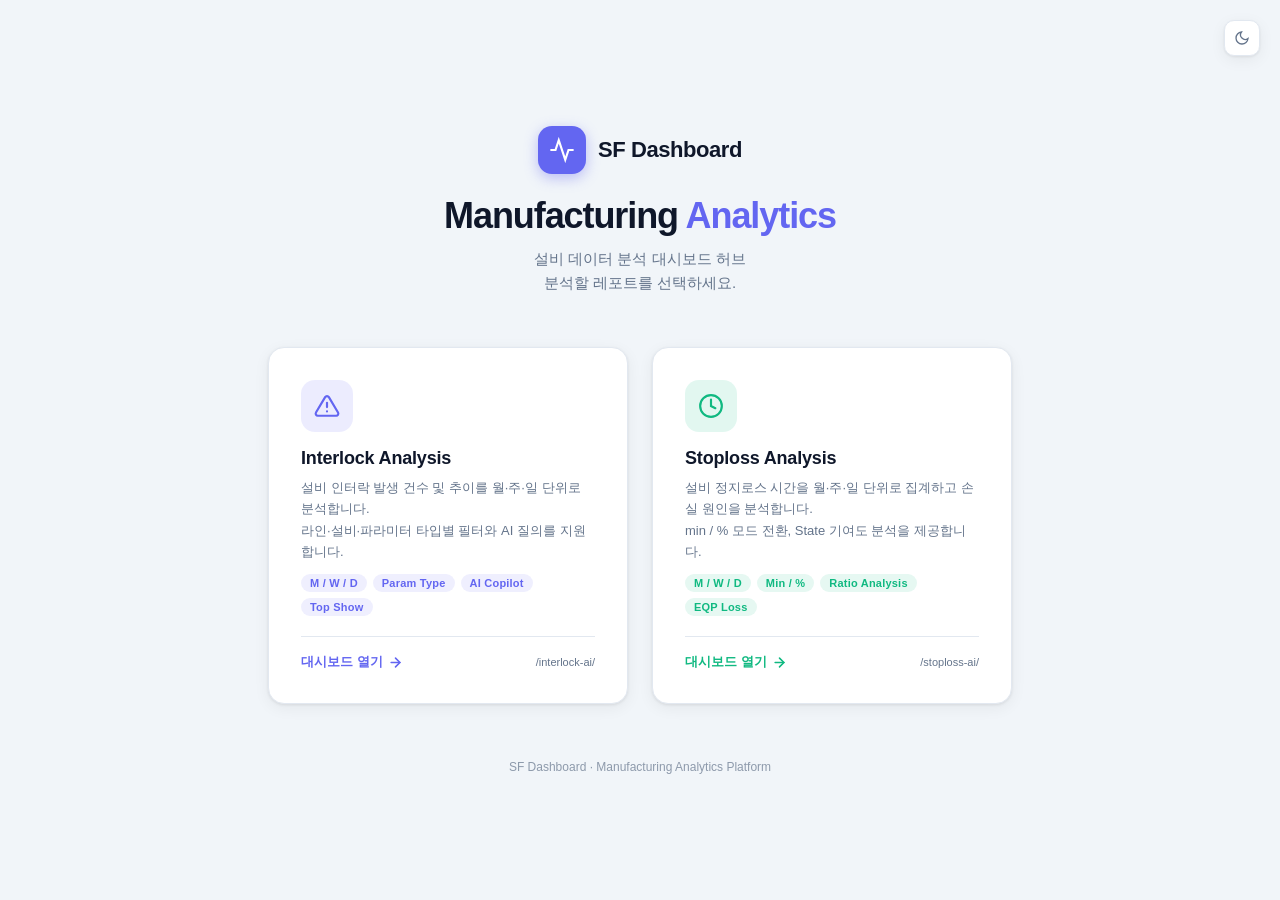
<file: templates/home.html>
<!DOCTYPE html>
<html lang="ko" data-theme="light">
<head>
  <meta charset="UTF-8">
  <meta name="viewport" content="width=device-width, initial-scale=1.0">
  <title>Dashboard Hub</title>
  <style>
    /* ── 변수 ── */
    :root {
      --bg:        #f1f5f9;
      --surface:   #ffffff;
      --border:    #e2e8f0;
      --text:      #0f172a;
      --text-sub:  #64748b;
      --primary:   #6366f1;
      --primary-h: #4f46e5;
      --shadow:    0 1px 3px rgba(0,0,0,.08), 0 4px 16px rgba(0,0,0,.06);
      --shadow-h:  0 4px 12px rgba(99,102,241,.18), 0 8px 32px rgba(0,0,0,.1);
      --radius:    16px;
      --transition: .2s ease;
    }
    html[data-theme="dark"] {
      --bg:       #0f172a;
      --surface:  #1e293b;
      --border:   #334155;
      --text:     #f1f5f9;
      --text-sub: #94a3b8;
      --shadow:   0 1px 3px rgba(0,0,0,.3), 0 4px 16px rgba(0,0,0,.25);
      --shadow-h: 0 4px 12px rgba(99,102,241,.3), 0 8px 32px rgba(0,0,0,.4);
    }

    /* ── 리셋 ── */
    *, *::before, *::after { box-sizing: border-box; margin: 0; padding: 0; }
    body {
      font-family: -apple-system, BlinkMacSystemFont, "Segoe UI", sans-serif;
      background: var(--bg);
      color: var(--text);
      min-height: 100vh;
      display: flex;
      flex-direction: column;
      align-items: center;
      justify-content: center;
      padding: 40px 20px;
      transition: background var(--transition), color var(--transition);
    }

    /* ── 헤더 ── */
    .hub-header {
      text-align: center;
      margin-bottom: 52px;
    }
    .hub-logo {
      display: inline-flex;
      align-items: center;
      gap: 12px;
      margin-bottom: 20px;
    }
    .hub-logo__icon {
      width: 48px; height: 48px;
      background: var(--primary);
      border-radius: 14px;
      display: flex; align-items: center; justify-content: center;
      box-shadow: 0 4px 14px rgba(99,102,241,.4);
    }
    .hub-logo__icon svg { color: #fff; }
    .hub-logo__name {
      font-size: 22px;
      font-weight: 800;
      letter-spacing: -.02em;
      color: var(--text);
    }
    .hub-title {
      font-size: 36px;
      font-weight: 800;
      letter-spacing: -.03em;
      line-height: 1.2;
      color: var(--text);
    }
    .hub-title span { color: var(--primary); }
    .hub-sub {
      margin-top: 10px;
      font-size: 15px;
      color: var(--text-sub);
      line-height: 1.6;
    }

    /* ── 카드 그리드 ── */
    .hub-grid {
      display: grid;
      grid-template-columns: repeat(auto-fit, minmax(300px, 360px));
      gap: 24px;
      justify-content: center;
      width: 100%;
      max-width: 820px;
    }

    /* ── 카드 ── */
    .hub-card {
      background: var(--surface);
      border: 1px solid var(--border);
      border-radius: var(--radius);
      padding: 32px;
      box-shadow: var(--shadow);
      text-decoration: none;
      color: inherit;
      display: flex;
      flex-direction: column;
      gap: 16px;
      transition: transform var(--transition), box-shadow var(--transition), border-color var(--transition);
      position: relative;
      overflow: hidden;
    }
    .hub-card::before {
      content: "";
      position: absolute;
      top: 0; left: 0; right: 0;
      height: 3px;
      background: var(--card-accent, var(--primary));
      opacity: 0;
      transition: opacity var(--transition);
    }
    .hub-card:hover {
      transform: translateY(-4px);
      box-shadow: var(--shadow-h);
      border-color: var(--card-accent, var(--primary));
    }
    .hub-card:hover::before { opacity: 1; }

    .hub-card--interlock { --card-accent: #6366f1; }
    .hub-card--stoploss  { --card-accent: #10b981; }

    /* ── 카드 아이콘 ── */
    .hub-card__icon {
      width: 52px; height: 52px;
      border-radius: 14px;
      display: flex; align-items: center; justify-content: center;
      flex-shrink: 0;
    }
    .hub-card--interlock .hub-card__icon {
      background: rgba(99,102,241,.12);
      color: #6366f1;
    }
    .hub-card--stoploss .hub-card__icon {
      background: rgba(16,185,129,.12);
      color: #10b981;
    }

    /* ── 카드 내용 ── */
    .hub-card__body { display: flex; flex-direction: column; gap: 8px; flex: 1; }
    .hub-card__title {
      font-size: 18px;
      font-weight: 700;
      letter-spacing: -.01em;
    }
    .hub-card__desc {
      font-size: 13px;
      color: var(--text-sub);
      line-height: 1.65;
    }

    /* ── 태그 리스트 ── */
    .hub-card__tags {
      display: flex;
      flex-wrap: wrap;
      gap: 6px;
      margin-top: 4px;
    }
    .hub-tag {
      font-size: 11px;
      font-weight: 600;
      padding: 3px 9px;
      border-radius: 20px;
      letter-spacing: .02em;
    }
    .hub-card--interlock .hub-tag {
      background: rgba(99,102,241,.1);
      color: #6366f1;
    }
    .hub-card--stoploss .hub-tag {
      background: rgba(16,185,129,.1);
      color: #10b981;
    }

    /* ── 카드 푸터 ── */
    .hub-card__footer {
      display: flex;
      align-items: center;
      justify-content: space-between;
      margin-top: 4px;
      padding-top: 16px;
      border-top: 1px solid var(--border);
    }
    .hub-card__cta {
      font-size: 13px;
      font-weight: 600;
      display: flex;
      align-items: center;
      gap: 5px;
    }
    .hub-card--interlock .hub-card__cta { color: #6366f1; }
    .hub-card--stoploss  .hub-card__cta { color: #10b981; }
    .hub-card__arrow {
      transition: transform var(--transition);
    }
    .hub-card:hover .hub-card__arrow { transform: translateX(4px); }

    /* ── 푸터 ── */
    .hub-footer {
      margin-top: 56px;
      font-size: 12px;
      color: var(--text-sub);
      text-align: center;
      opacity: .7;
    }

    /* ── 테마 토글 ── */
    .theme-btn {
      position: fixed;
      top: 20px; right: 20px;
      width: 36px; height: 36px;
      border: 1px solid var(--border);
      border-radius: 10px;
      background: var(--surface);
      cursor: pointer;
      display: flex; align-items: center; justify-content: center;
      transition: background var(--transition), border-color var(--transition);
      box-shadow: var(--shadow);
    }
    .theme-btn:hover { border-color: var(--primary); }
    .theme-btn svg { color: var(--text-sub); }
    html[data-theme="light"] .icon-moon { display: block; }
    html[data-theme="light"] .icon-sun  { display: none;  }
    html[data-theme="dark"]  .icon-sun  { display: block; }
    html[data-theme="dark"]  .icon-moon { display: none;  }
  </style>
</head>
<body>

  <!-- 테마 토글 -->
  <button class="theme-btn" onclick="toggleTheme()" title="테마 전환">
    <svg class="icon-moon" width="16" height="16" viewBox="0 0 24 24" fill="none" stroke="currentColor" stroke-width="2" stroke-linecap="round"><path d="M21 12.79A9 9 0 1 1 11.21 3 7 7 0 0 0 21 12.79z"/></svg>
    <svg class="icon-sun"  width="16" height="16" viewBox="0 0 24 24" fill="none" stroke="currentColor" stroke-width="2" stroke-linecap="round"><circle cx="12" cy="12" r="5"/><line x1="12" y1="1" x2="12" y2="3"/><line x1="12" y1="21" x2="12" y2="23"/><line x1="4.22" y1="4.22" x2="5.64" y2="5.64"/><line x1="18.36" y1="18.36" x2="19.78" y2="19.78"/><line x1="1" y1="12" x2="3" y2="12"/><line x1="21" y1="12" x2="23" y2="12"/><line x1="4.22" y1="19.78" x2="5.64" y2="18.36"/><line x1="18.36" y1="5.64" x2="19.78" y2="4.22"/></svg>
  </button>

  <!-- 헤더 -->
  <header class="hub-header">
    <div class="hub-logo">
      <div class="hub-logo__icon">
        <svg width="26" height="26" viewBox="0 0 24 24" fill="none" stroke="currentColor" stroke-width="2" stroke-linecap="round">
          <polyline points="22 12 18 12 15 21 9 3 6 12 2 12"/>
        </svg>
      </div>
      <span class="hub-logo__name">SF Dashboard</span>
    </div>
    <h1 class="hub-title">Manufacturing <span>Analytics</span></h1>
    <p class="hub-sub">설비 데이터 분석 대시보드 허브<br>분석할 레포트를 선택하세요.</p>
  </header>

  <!-- 카드 그리드 -->
  <main class="hub-grid">

    <!-- 인터락 분석 -->
    <a href="/interlock-ai/" class="hub-card hub-card--interlock">
      <div class="hub-card__icon">
        <svg width="26" height="26" viewBox="0 0 24 24" fill="none" stroke="currentColor" stroke-width="2" stroke-linecap="round">
          <path d="M10.29 3.86L1.82 18a2 2 0 0 0 1.71 3h16.94a2 2 0 0 0 1.71-3L13.71 3.86a2 2 0 0 0-3.42 0z"/>
          <line x1="12" y1="9" x2="12" y2="13"/>
          <line x1="12" y1="17" x2="12.01" y2="17"/>
        </svg>
      </div>

      <div class="hub-card__body">
        <div class="hub-card__title">Interlock Analysis</div>
        <div class="hub-card__desc">
          설비 인터락 발생 건수 및 추이를 월·주·일 단위로 분석합니다.<br>
          라인·설비·파라미터 타입별 필터와 AI 질의를 지원합니다.
        </div>
        <div class="hub-card__tags">
          <span class="hub-tag">M / W / D</span>
          <span class="hub-tag">Param Type</span>
          <span class="hub-tag">AI Copilot</span>
          <span class="hub-tag">Top Show</span>
        </div>
      </div>

      <div class="hub-card__footer">
        <span class="hub-card__cta">
          대시보드 열기
          <svg class="hub-card__arrow" width="15" height="15" viewBox="0 0 24 24" fill="none" stroke="currentColor" stroke-width="2.5" stroke-linecap="round"><line x1="5" y1="12" x2="19" y2="12"/><polyline points="12 5 19 12 12 19"/></svg>
        </span>
        <span style="font-size:11px; color:var(--text-sub);">/interlock-ai/</span>
      </div>
    </a>

    <!-- 정지로스 분석 -->
    <a href="/stoploss-ai/" class="hub-card hub-card--stoploss">
      <div class="hub-card__icon">
        <svg width="26" height="26" viewBox="0 0 24 24" fill="none" stroke="currentColor" stroke-width="2" stroke-linecap="round">
          <circle cx="12" cy="12" r="10"/>
          <polyline points="12 6 12 12 16 14"/>
        </svg>
      </div>

      <div class="hub-card__body">
        <div class="hub-card__title">Stoploss Analysis</div>
        <div class="hub-card__desc">
          설비 정지로스 시간을 월·주·일 단위로 집계하고 손실 원인을 분석합니다.<br>
          min / % 모드 전환, State 기여도 분석을 제공합니다.
        </div>
        <div class="hub-card__tags">
          <span class="hub-tag">M / W / D</span>
          <span class="hub-tag">Min / %</span>
          <span class="hub-tag">Ratio Analysis</span>
          <span class="hub-tag">EQP Loss</span>
        </div>
      </div>

      <div class="hub-card__footer">
        <span class="hub-card__cta">
          대시보드 열기
          <svg class="hub-card__arrow" width="15" height="15" viewBox="0 0 24 24" fill="none" stroke="currentColor" stroke-width="2.5" stroke-linecap="round"><line x1="5" y1="12" x2="19" y2="12"/><polyline points="12 5 19 12 12 19"/></svg>
        </span>
        <span style="font-size:11px; color:var(--text-sub);">/stoploss-ai/</span>
      </div>
    </a>

  </main>

  <!-- 푸터 -->
  <footer class="hub-footer">
    SF Dashboard · Manufacturing Analytics Platform
  </footer>

  <script>
    // 테마 유지
    (function () {
      const saved = localStorage.getItem("sf-theme");
      const pref  = window.matchMedia("(prefers-color-scheme: dark)").matches ? "dark" : "light";
      document.documentElement.setAttribute("data-theme", saved || pref);
    })();

    function toggleTheme() {
      const cur = document.documentElement.getAttribute("data-theme") || "light";
      const next = cur === "dark" ? "light" : "dark";
      document.documentElement.setAttribute("data-theme", next);
      localStorage.setItem("sf-theme", next);
    }
  </script>
</body>
</html>
</file>
